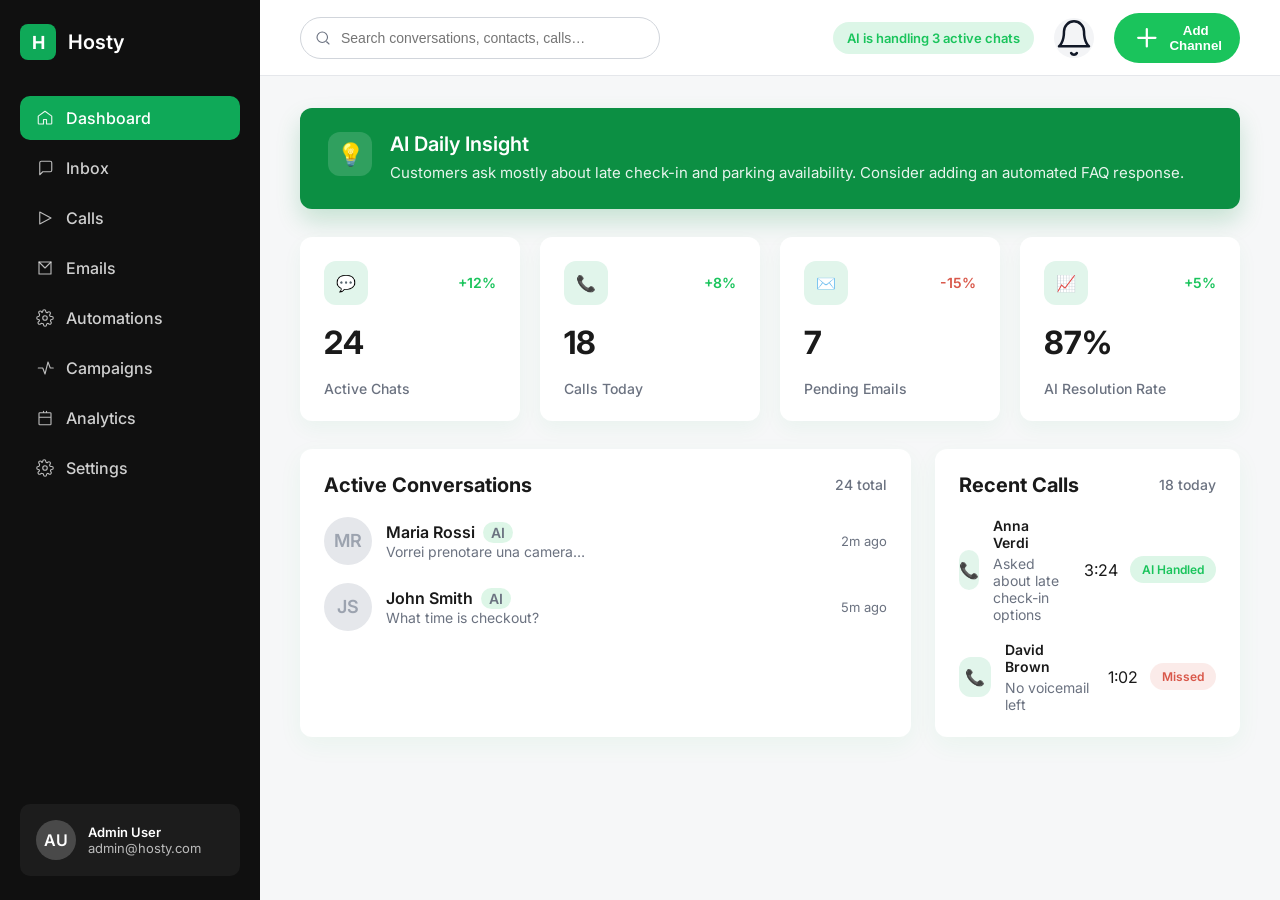
<file: wb.html>
<!DOCTYPE html>
<html lang="en">
<head>
  <meta charset="UTF-8" />
  <meta http-equiv="X-UA-Compatible" content="IE=edge" />
  <meta name="viewport" content="width=device-width, initial-scale=1.0" />
  <title>Hosty Dashboard</title>
  <link rel="preconnect" href="https://fonts.gstatic.com" />
  <link href="https://fonts.googleapis.com/css2?family=Inter:wght@400;500;600;700&display=swap" rel="stylesheet" />
  <style>
    :root {
      --sidebar-bg: #101010;
      --sidebar-active: #0fa958;
      --bg-grey: #f6f7f8;
      --green: #1ac45c;
      --red: #d9584a;
      --banner-green: #0c8f43;
      --text-dark: #1a1a1a;
      --text-muted: #6b7280;
      --border-radius: 12px;
      --card-padding: 24px;
    }

    * {
      box-sizing: border-box;
    }

    body {
      margin: 0;
      font-family: 'Inter', sans-serif;
      background: var(--bg-grey);
      color: var(--text-dark);
      display: flex;
    }

    .layout {
      display: flex;
      width: 100%;
      min-height: 100vh;
    }

    .sidebar {
      width: 260px;
      background: var(--sidebar-bg);
      color: #fff;
      display: flex;
      flex-direction: column;
      padding: 24px 20px;
    }

    .logo {
      display: flex;
      align-items: center;
      gap: 12px;
      margin-bottom: 36px;
    }

    .logo-icon {
      width: 36px;
      height: 36px;
      border-radius: 8px;
      background: var(--sidebar-active);
      display: grid;
      place-items: center;
      font-weight: 700;
      font-size: 18px;
    }

    .logo-text {
      font-size: 20px;
      font-weight: 600;
    }

    .nav {
      flex: 1;
      display: flex;
      flex-direction: column;
      gap: 6px;
    }

    .nav-item {
      display: flex;
      align-items: center;
      gap: 12px;
      padding: 12px 16px;
      color: rgba(255, 255, 255, 0.8);
      border-radius: 10px;
      text-decoration: none;
      font-weight: 500;
      transition: background 0.2s;
    }

    .nav-item svg {
      width: 18px;
      height: 18px;
      opacity: 0.9;
    }

    .nav-item.active,
    .nav-item:hover {
      background: var(--sidebar-active);
      color: #fff;
    }

    .sidebar-footer {
      margin-top: 48px;
      display: flex;
      gap: 12px;
      align-items: center;
      padding: 16px;
      background: rgba(255, 255, 255, 0.05);
      border-radius: 10px;
    }

    .avatar {
      width: 40px;
      height: 40px;
      border-radius: 50%;
      background: rgba(255, 255, 255, 0.2);
      display: grid;
      place-items: center;
      font-weight: 600;
    }

    .user-info {
      display: flex;
      flex-direction: column;
      font-size: 13px;
    }

    .user-info span:first-child {
      font-weight: 600;
    }

    .user-info span:last-child {
      color: rgba(255, 255, 255, 0.7);
    }

    .main {
      flex: 1;
      display: flex;
      flex-direction: column;
      background: var(--bg-grey);
    }

    .topbar {
      height: 76px;
      background: #fff;
      display: flex;
      align-items: center;
      justify-content: space-between;
      padding: 0 40px;
      border-bottom: 1px solid #e5e7eb;
    }

    .search {
      position: relative;
      width: 360px;
    }

    .search input {
      width: 100%;
      padding: 12px 16px 12px 40px;
      border-radius: 999px;
      border: 1px solid #d1d5db;
      font-size: 14px;
      outline: none;
    }

    .search svg {
      position: absolute;
      top: 50%;
      left: 14px;
      transform: translateY(-50%);
      width: 18px;
      height: 18px;
      stroke: #6b7280;
    }

    .topbar-actions {
      display: flex;
      align-items: center;
      gap: 20px;
      font-size: 14px;
    }

    .ai-badge {
      background: rgba(26, 196, 92, 0.15);
      color: var(--green);
      padding: 8px 14px;
      border-radius: 999px;
      font-weight: 600;
      font-size: 13px;
    }

    .icon-button {
      width: 40px;
      height: 40px;
      border-radius: 50%;
      background: #f3f4f6;
      display: grid;
      place-items: center;
    }

    .add-channel {
      display: flex;
      align-items: center;
      gap: 8px;
      background: var(--green);
      color: #fff;
      border: none;
      padding: 10px 18px;
      border-radius: 999px;
      font-weight: 600;
      cursor: pointer;
    }

    .content {
      padding: 32px 40px 48px;
      display: flex;
      flex-direction: column;
      gap: 28px;
    }

    .insight-banner {
      background: var(--banner-green);
      color: #fff;
      padding: 24px 28px;
      border-radius: var(--border-radius);
      display: flex;
      gap: 18px;
      align-items: flex-start;
      box-shadow: 0 12px 24px rgba(12, 143, 67, 0.2);
    }

    .insight-icon {
      width: 44px;
      height: 44px;
      border-radius: 12px;
      background: rgba(255, 255, 255, 0.15);
      display: grid;
      place-items: center;
      font-size: 22px;
    }

    .insight-text h3 {
      margin: 0;
      font-size: 20px;
      font-weight: 600;
    }

    .insight-text p {
      margin: 6px 0 0;
      font-size: 15px;
      line-height: 1.5;
      color: rgba(255, 255, 255, 0.9);
    }

    .kpi-grid {
      display: grid;
      grid-template-columns: repeat(auto-fit, minmax(220px, 1fr));
      gap: 20px;
    }

    .kpi-card {
      background: #fff;
      border-radius: var(--border-radius);
      padding: var(--card-padding);
      display: flex;
      flex-direction: column;
      gap: 18px;
      box-shadow: 0 8px 20px rgba(15, 169, 88, 0.05);
    }

    .kpi-header {
      display: flex;
      justify-content: space-between;
      align-items: center;
    }

    .kpi-icon {
      width: 44px;
      height: 44px;
      border-radius: 12px;
      background: rgba(15, 169, 88, 0.12);
      display: grid;
      place-items: center;
      color: var(--sidebar-bg);
    }

    .kpi-change {
      font-weight: 600;
      font-size: 14px;
    }

    .kpi-change.positive {
      color: var(--green);
    }

    .kpi-change.negative {
      color: var(--red);
    }

    .kpi-value {
      font-size: 32px;
      font-weight: 700;
    }

    .kpi-label {
      color: var(--text-muted);
      font-weight: 500;
      font-size: 14px;
    }

    .lower-section {
      display: grid;
      grid-template-columns: 2fr 1fr;
      gap: 24px;
    }

    .card {
      background: #fff;
      border-radius: var(--border-radius);
      padding: var(--card-padding);
      display: flex;
      flex-direction: column;
      gap: 20px;
      box-shadow: 0 8px 24px rgba(26, 196, 92, 0.06);
    }

    .card-header {
      display: flex;
      justify-content: space-between;
      align-items: center;
    }

    .card-header h2 {
      margin: 0;
      font-size: 20px;
    }

    .card-header span {
      color: var(--text-muted);
      font-size: 14px;
      font-weight: 500;
    }

    .conversation-list,
    .call-list {
      display: flex;
      flex-direction: column;
      gap: 18px;
    }

    .conversation-item {
      display: flex;
      justify-content: space-between;
      align-items: center;
      gap: 12px;
    }

    .conversation-info {
      display: flex;
      gap: 14px;
      align-items: center;
    }

    .conversation-info .avatar {
      background: #e5e7eb;
      color: #9ca3af;
      width: 48px;
      height: 48px;
      font-size: 18px;
    }

    .conversation-text {
      display: flex;
      flex-direction: column;
    }

    .conversation-text strong {
      font-weight: 600;
      display: flex;
      align-items: center;
      gap: 8px;
    }

    .ai-pill {
      background: rgba(26, 196, 92, 0.15);
      color: var(--green);
      border-radius: 999px;
      padding: 2px 8px;
      font-size: 11px;
      font-weight: 600;
    }

    .conversation-text span {
      color: var(--text-muted);
      font-size: 14px;
    }

    .conversation-time {
      color: var(--text-muted);
      font-size: 13px;
    }

    .call-item {
      display: flex;
      align-items: center;
      justify-content: space-between;
      gap: 16px;
    }

    .call-info {
      display: flex;
      align-items: center;
      gap: 14px;
      flex: 1;
    }

    .call-icon {
      width: 40px;
      height: 40px;
      border-radius: 12px;
      background: rgba(15, 169, 88, 0.12);
      display: grid;
      place-items: center;
      color: var(--sidebar-bg);
    }

    .call-text {
      display: flex;
      flex-direction: column;
      gap: 4px;
      font-size: 14px;
    }

    .call-text strong {
      font-weight: 600;
      color: var(--text-dark);
    }

    .call-text span {
      color: var(--text-muted);
    }

    .call-meta {
      display: flex;
      align-items: center;
      gap: 12px;
    }

    .badge {
      padding: 6px 12px;
      border-radius: 999px;
      font-size: 12px;
      font-weight: 600;
    }

    .badge.success {
      background: rgba(26, 196, 92, 0.15);
      color: var(--green);
    }

    .badge.danger {
      background: rgba(217, 88, 74, 0.12);
      color: var(--red);
    }

    @media (max-width: 1200px) {
      .topbar {
        padding: 0 24px;
      }

      .content {
        padding: 24px;
      }

      .lower-section {
        grid-template-columns: 1fr;
      }
    }

    @media (max-width: 900px) {
      .sidebar {
        display: none;
      }

      .topbar {
        padding: 0 16px;
      }

      .search {
        display: none;
      }

      .content {
        padding: 20px;
      }
    }
  </style>
</head>
<body>
  <div class="layout">
    <aside class="sidebar">
      <div class="logo">
        <div class="logo-icon">H</div>
        <span class="logo-text">Hosty</span>
      </div>
      <nav class="nav">
        <a class="nav-item active" href="#">
          <svg viewBox="0 0 24 24" fill="none" stroke="currentColor" stroke-width="1.5" stroke-linecap="round" stroke-linejoin="round">
            <path d="M3 9.5 12 3l9 6.5v9.5a1 1 0 0 1-1 1h-6v-6h-4v6H4a1 1 0 0 1-1-1z" />
          </svg>
          Dashboard
        </a>
        <a class="nav-item" href="#">
          <svg viewBox="0 0 24 24" fill="none" stroke="currentColor" stroke-width="1.5" stroke-linecap="round" stroke-linejoin="round">
            <path d="M21 15a2 2 0 0 1-2 2H9l-4 4V5a2 2 0 0 1 2-2h12a2 2 0 0 1 2 2z" />
          </svg>
          Inbox
        </a>
        <a class="nav-item" href="#">
          <svg viewBox="0 0 24 24" fill="none" stroke="currentColor" stroke-width="1.5" stroke-linecap="round" stroke-linejoin="round">
            <path d="m5 4 15 8-15 8V4z" />
          </svg>
          Calls
        </a>
        <a class="nav-item" href="#">
          <svg viewBox="0 0 24 24" fill="none" stroke="currentColor" stroke-width="1.5" stroke-linecap="round" stroke-linejoin="round">
            <path d="M4 4h16v16H4z" /><path d="m4 4 8 8 8-8" />
          </svg>
          Emails
        </a>
        <a class="nav-item" href="#">
          <svg viewBox="0 0 24 24" fill="none" stroke="currentColor" stroke-width="1.5" stroke-linecap="round" stroke-linejoin="round">
            <circle cx="12" cy="12" r="3" /><path d="M19.4 15a1.65 1.65 0 0 0 .33 1.82l.06.06a2 2 0 1 1-2.83 2.83l-.06-.06a1.65 1.65 0 0 0-1.82-.33 1.65 1.65 0 0 0-1 1.51V21a2 2 0 1 1-4 0v-.09A1.65 1.65 0 0 0 8 19.4a1.65 1.65 0 0 0-1.82.33l-.06.06a2 2 0 1 1-2.83-2.83l.06-.06A1.65 1.65 0 0 0 4.6 15a1.65 1.65 0 0 0-1.51-1H3a2 2 0 1 1 0-4h.09A1.65 1.65 0 0 0 4.6 8a1.65 1.65 0 0 0-.33-1.82l-.06-.06a2 2 0 1 1 2.83-2.83l.06.06A1.65 1.65 0 0 0 8 4.6a1.65 1.65 0 0 0 1-1.51V3a2 2 0 1 1 4 0v.09c0 .66.38 1.26.97 1.55.59.29 1.3.19 1.79-.3l.06-.06a2 2 0 1 1 2.83 2.83l-.06.06c-.49.49-.59 1.2-.3 1.79.29.59.89.97 1.55.97H21a2 2 0 1 1 0 4h-.09a1.65 1.65 0 0 0-1.51 1z" />
          </svg>
          Automations
        </a>
        <a class="nav-item" href="#">
          <svg viewBox="0 0 24 24" fill="none" stroke="currentColor" stroke-width="1.5" stroke-linecap="round" stroke-linejoin="round">
            <path d="M3 12h6l3 8 4-16 3 8h4" />
          </svg>
          Campaigns
        </a>
        <a class="nav-item" href="#">
          <svg viewBox="0 0 24 24" fill="none" stroke="currentColor" stroke-width="1.5" stroke-linecap="round" stroke-linejoin="round">
            <path d="M10 3v2M14 3v2M4 11h16M5 5h14a1 1 0 0 1 1 1v14a1 1 0 0 1-1 1H5a1 1 0 0 1-1-1V6a1 1 0 0 1 1-1z" />
          </svg>
          Analytics
        </a>
        <a class="nav-item" href="#">
          <svg viewBox="0 0 24 24" fill="none" stroke="currentColor" stroke-width="1.5" stroke-linecap="round" stroke-linejoin="round">
            <circle cx="12" cy="12" r="3" /><path d="M19.4 15a1.65 1.65 0 0 0 .33 1.82l.06.06a2 2 0 1 1-2.83 2.83l-.06-.06a1.65 1.65 0 0 0-1.82-.33 1.65 1.65 0 0 0-1 1.51V21a2 2 0 1 1-4 0v-.09A1.65 1.65 0 0 0 8 19.4a1.65 1.65 0 0 0-1.82.33l-.06.06a2 2 0 1 1-2.83-2.83l.06-.06A1.65 1.65 0 0 0 4.6 15a1.65 1.65 0 0 0-1.51-1H3a2 2 0 1 1 0-4h.09A1.65 1.65 0 0 0 4.6 8a1.65 1.65 0 0 0-.33-1.82l-.06-.06a2 2 0 1 1 2.83-2.83l.06.06A1.65 1.65 0 0 0 8 4.6a1.65 1.65 0 0 0 1-1.51V3a2 2 0 1 1 4 0v.09c0 .66.38 1.26.97 1.55.59.29 1.3.19 1.79-.3l.06-.06a2 2 0 1 1 2.83 2.83l-.06.06c-.49.49-.59 1.2-.3 1.79.29.59.89.97 1.55.97H21a2 2 0 1 1 0 4h-.09a1.65 1.65 0 0 0-1.51 1z" />
          </svg>
          Settings
        </a>
      </nav>
      <div class="sidebar-footer">
        <div class="avatar">AU</div>
        <div class="user-info">
          <span>Admin User</span>
          <span>admin@hosty.com</span>
        </div>
      </div>
    </aside>
    <main class="main">
      <header class="topbar">
        <div class="search">
          <input type="text" placeholder="Search conversations, contacts, calls…" />
          <svg viewBox="0 0 24 24" fill="none" stroke="currentColor" stroke-width="1.5" stroke-linecap="round" stroke-linejoin="round">
            <circle cx="11" cy="11" r="7" />
            <path d="m20 20-3-3" />
          </svg>
        </div>
        <div class="topbar-actions">
          <span class="ai-badge">AI is handling 3 active chats</span>
          <div class="icon-button">
            <svg viewBox="0 0 24 24" fill="none" stroke="#111827" stroke-width="1.5" stroke-linecap="round" stroke-linejoin="round">
              <path d="M18 8a6 6 0 0 0-12 0c0 7-3 9-3 9h18s-3-2-3-9" />
              <path d="M13.73 21a2 2 0 0 1-3.46 0" />
            </svg>
          </div>
          <button class="add-channel">
            <svg viewBox="0 0 24 24" fill="none" stroke="#fff" stroke-width="1.8" stroke-linecap="round" stroke-linejoin="round">
              <path d="M12 5v14M5 12h14" />
            </svg>
            Add Channel
          </button>
        </div>
      </header>
      <section class="content">
        <div class="insight-banner">
          <div class="insight-icon">💡</div>
          <div class="insight-text">
            <h3>AI Daily Insight</h3>
            <p>Customers ask mostly about late check-in and parking availability. Consider adding an automated FAQ response.</p>
          </div>
        </div>

        <div class="kpi-grid">
          <div class="kpi-card">
            <div class="kpi-header">
              <div class="kpi-icon">💬</div>
              <span class="kpi-change positive">+12%</span>
            </div>
            <div class="kpi-value">24</div>
            <div class="kpi-label">Active Chats</div>
          </div>
          <div class="kpi-card">
            <div class="kpi-header">
              <div class="kpi-icon">📞</div>
              <span class="kpi-change positive">+8%</span>
            </div>
            <div class="kpi-value">18</div>
            <div class="kpi-label">Calls Today</div>
          </div>
          <div class="kpi-card">
            <div class="kpi-header">
              <div class="kpi-icon">✉️</div>
              <span class="kpi-change negative">-15%</span>
            </div>
            <div class="kpi-value">7</div>
            <div class="kpi-label">Pending Emails</div>
          </div>
          <div class="kpi-card">
            <div class="kpi-header">
              <div class="kpi-icon">📈</div>
              <span class="kpi-change positive">+5%</span>
            </div>
            <div class="kpi-value">87%</div>
            <div class="kpi-label">AI Resolution Rate</div>
          </div>
        </div>

        <div class="lower-section">
          <div class="card">
            <div class="card-header">
              <h2>Active Conversations</h2>
              <span>24 total</span>
            </div>
            <div class="conversation-list">
              <div class="conversation-item">
                <div class="conversation-info">
                  <div class="avatar">MR</div>
                  <div class="conversation-text">
                    <strong>Maria Rossi <span class="ai-pill">AI</span></strong>
                    <span>Vorrei prenotare una camera…</span>
                  </div>
                </div>
                <span class="conversation-time">2m ago</span>
              </div>
              <div class="conversation-item">
                <div class="conversation-info">
                  <div class="avatar">JS</div>
                  <div class="conversation-text">
                    <strong>John Smith <span class="ai-pill">AI</span></strong>
                    <span>What time is checkout?</span>
                  </div>
                </div>
                <span class="conversation-time">5m ago</span>
              </div>
            </div>
          </div>
          <div class="card">
            <div class="card-header">
              <h2>Recent Calls</h2>
              <span>18 today</span>
            </div>
            <div class="call-list">
              <div class="call-item">
                <div class="call-info">
                  <div class="call-icon">📞</div>
                  <div class="call-text">
                    <strong>Anna Verdi</strong>
                    <span>Asked about late check-in options</span>
                  </div>
                </div>
                <div class="call-meta">
                  <span class="call-duration">3:24</span>
                  <span class="badge success">AI Handled</span>
                </div>
              </div>
              <div class="call-item">
                <div class="call-info">
                  <div class="call-icon">📞</div>
                  <div class="call-text">
                    <strong>David Brown</strong>
                    <span>No voicemail left</span>
                  </div>
                </div>
                <div class="call-meta">
                  <span class="call-duration">1:02</span>
                  <span class="badge danger">Missed</span>
                </div>
              </div>
            </div>
          </div>
        </div>
      </section>
    </main>
  </div>
</body>
</html>
</file>
